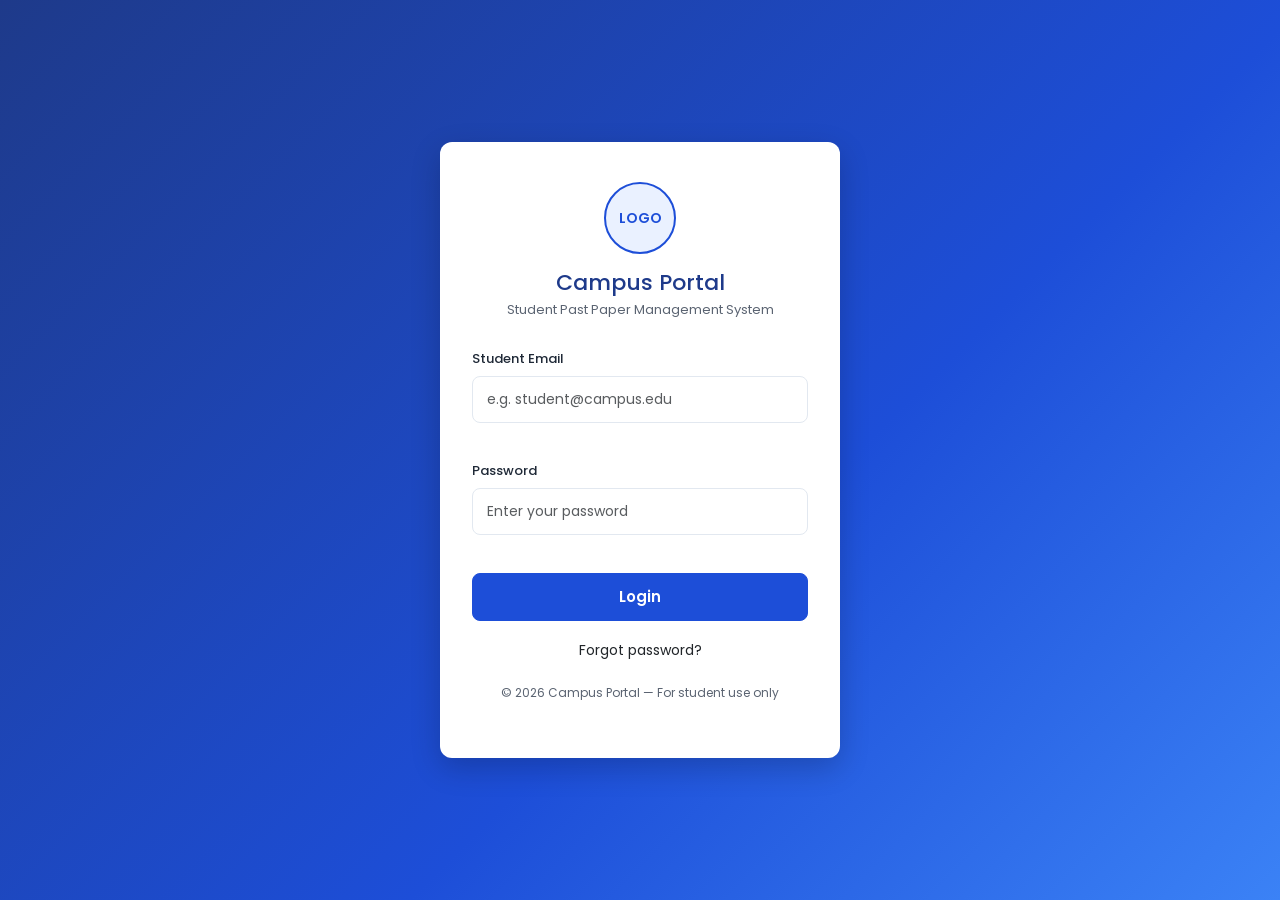
<file: index.html>
<!DOCTYPE html>
<html lang="en">
<head>
  <meta charset="UTF-8" />
  <meta name="viewport" content="width=device-width, initial-scale=1.0" />
  <title>Login | Student Past Paper Management System</title>

  <!-- Google Font: Poppins (required font for the whole project) -->
  <link rel="preconnect" href="https://fonts.googleapis.com" />
  <link href="https://fonts.googleapis.com/css2?family=Poppins:wght@400;500;600;700&display=swap" rel="stylesheet" />

  <!-- Bootstrap 5 CSS (loaded first so our own style.css can override it) -->
  <link rel="stylesheet" href="https://cdn.jsdelivr.net/npm/bootstrap@5.3.3/dist/css/bootstrap.min.css" />

  <!-- Shared stylesheet used by every page -->
  <link rel="stylesheet" href="style.css" />
</head>
<body>

  <!-- ======================================================
       LOGIN PAGE
       Bootstrap: .card component + a Bootstrap .modal for
       "Forgot password?"
  ======================================================= -->
  <div class="login-page">

    <div class="card login-card border-0">

      <!-- University logo placeholder (a simple circle with initials) -->
      <div class="logo-placeholder">LOGO</div>

      <h1>Campus Portal</h1>
      <p class="subtitle">Student Past Paper Management System</p>

      <!--
        The form uses action="dashboard.html" so that clicking "Login"
        simply takes the user to the dashboard page.
        No real authentication happens here since this is a static
        front-end only project with no database.
      -->
      <form action="dashboard.html" method="get">

        <!-- Student email field -->
        <div class="form-group">
          <label for="email" class="form-label">Student Email</label>
          <input
            type="email"
            id="email"
            name="email"
            class="form-control"
            placeholder="e.g. student@campus.edu"
            required
          />
        </div>

        <!-- Password field -->
        <div class="form-group">
          <label for="password" class="form-label">Password</label>
          <input
            type="password"
            id="password"
            name="password"
            class="form-control"
            placeholder="Enter your password"
            required
          />
        </div>

        <!-- Submitting the form redirects to the dashboard page -->
        <button type="submit" class="btn btn-primary">Login</button>
      </form>

      <!-- Bootstrap modal trigger -->
      <p class="mt-3 mb-0">
        <a href="#" class="small" data-bs-toggle="modal" data-bs-target="#forgotPasswordModal">Forgot password?</a>
      </p>

      <p class="login-footer">© 2026 Campus Portal — For student use only</p>
    </div>

  </div>

  <!-- ======================================================
       BOOTSTRAP MODAL: Forgot Password
  ======================================================= -->
  <div class="modal fade" id="forgotPasswordModal" tabindex="-1" aria-labelledby="forgotPasswordLabel" aria-hidden="true">
    <div class="modal-dialog modal-dialog-centered">
      <div class="modal-content">
        <div class="modal-header">
          <h5 class="modal-title" id="forgotPasswordLabel">Reset Password</h5>
          <button type="button" class="btn-close" data-bs-dismiss="modal" aria-label="Close"></button>
        </div>
        <div class="modal-body">
          <p class="text-muted small">Enter your student email and we'll send you a reset link. (Demo only — no email is actually sent.)</p>
          <input type="email" class="form-control" placeholder="e.g. student@campus.edu" />
        </div>
        <div class="modal-footer">
          <button type="button" class="btn btn-secondary" data-bs-dismiss="modal">Cancel</button>
          <button type="button" class="btn btn-primary" data-bs-dismiss="modal">Send Reset Link</button>
        </div>
      </div>
    </div>
  </div>

  <!-- Bootstrap JS bundle (includes Popper, needed for modal/dropdown/carousel) -->
  <script src="https://cdn.jsdelivr.net/npm/bootstrap@5.3.3/dist/js/bootstrap.bundle.min.js"></script>
  <script src="script.js"></script>
</body>
</html>
</file>
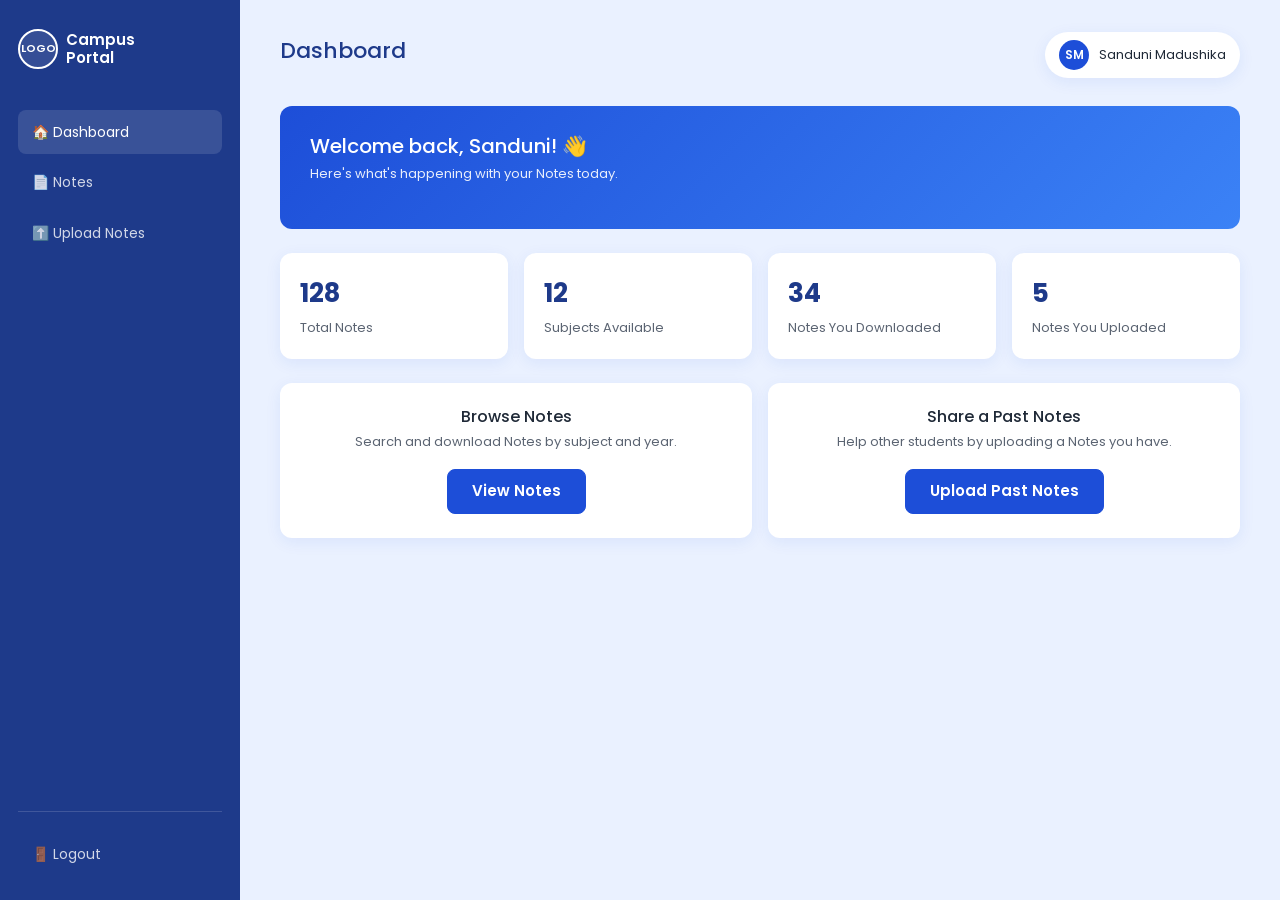
<file: dashboard.html>
<!DOCTYPE html>
<html lang="en">
<head>
  <meta charset="UTF-8" />
  <meta name="viewport" content="width=device-width, initial-scale=1.0" />
  <title>Dashboard | Student Notes Management System</title>

  <link rel="preconnect" href="https://fonts.googleapis.com" />
  <link href="https://fonts.googleapis.com/css2?family=Poppins:wght@400;500;600;700&display=swap" rel="stylesheet" />

  <!-- Bootstrap 5 CSS (loaded first so our own style.css can override it) -->
  <link rel="stylesheet" href="https://cdn.jsdelivr.net/npm/bootstrap@5.3.3/dist/css/bootstrap.min.css" />

  <link rel="stylesheet" href="style.css" />
</head>
<body>

  <div class="app-layout">

    
    <nav class="navbar navbar-dark sidebar flex-column">
      <a class="navbar-brand d-flex align-items-center gap-2" href="dashboard.html">
        <span class="logo-placeholder logo-placeholder-nav">LOGO</span>
        <span>Campus<br />Portal</span>
      </a>

      <ul class="navbar-nav flex-column w-100">
        <li class="nav-item"><a class="nav-link active" aria-current="page" href="dashboard.html">🏠 Dashboard</a></li>
        <li class="nav-item"><a class="nav-link" href="pastpapers.html">📄 Notes</a></li>
        <li class="nav-item"><a class="nav-link" href="upload.html">⬆️ Upload Notes</a></li>
      </ul>

      <div class="sidebar-logout">
        <a class="nav-link" href="#" data-bs-toggle="modal" data-bs-target="#logoutModal">🚪 Logout</a>
      </div>
    </nav>

    <main class="main-content">

      <div class="topbar">
        <h1>Dashboard</h1>
        <div class="user-chip">
          <span class="avatar">SM</span>
          <span>Sanduni Madushika</span>
        </div>
      </div>

      <section class="welcome-banner">
        <h2>Welcome back, Sanduni! 👋</h2>
        <p>Here's what's happening with your Notes today.</p>
      </section>

      
      
      <section class="row g-3 mb-4">
        <div class="col-6 col-md-3">
          <div class="card stat-card h-100 border-0">
            <div class="stat-number">128</div>
            <div class="stat-label">Total Notes</div>
          </div>
        </div>
        <div class="col-6 col-md-3">
          <div class="card stat-card h-100 border-0">
            <div class="stat-number">12</div>
            <div class="stat-label">Subjects Available</div>
          </div>
        </div>
        <div class="col-6 col-md-3">
          <div class="card stat-card h-100 border-0">
            <div class="stat-number">34</div>
            <div class="stat-label">Notes You Downloaded</div>
          </div>
        </div>
        <div class="col-6 col-md-3">
          <div class="card stat-card h-100 border-0">
            <div class="stat-number">5</div>
            <div class="stat-label">Notes You Uploaded</div>
          </div>
        </div>
      </section>

      
      <section class="row g-3 mb-4">
        <div class="col-6">
          <div class="card action-card h-100 border-0">
            <h3>Browse Notes</h3>
            <p>Search and download Notes by subject and year.</p>
            <a href="pastpapers.html">
              <button class="btn btn-primary">View Notes</button>
            </a>
          </div>
        </div>

        <div class="col-6">
          <div class="card action-card h-100 border-0">
            <h3>Share a Past Notes</h3>
            <p>Help other students by uploading a Notes you have.</p>
            <a href="upload.html">
              <button class="btn btn-primary">Upload Past Notes</button>
            </a>
          </div>
        </div>
      </section>

    </main>
  </div>


  <div class="modal fade" id="logoutModal" tabindex="-1" aria-labelledby="logoutModalLabel" aria-hidden="true">
    <div class="modal-dialog modal-dialog-centered">
      <div class="modal-content">
        <div class="modal-header">
          <h5 class="modal-title" id="logoutModalLabel">Confirm Logout</h5>
          <button type="button" class="btn-close" data-bs-dismiss="modal" aria-label="Close"></button>
        </div>
        <div class="modal-body">
          Are you sure you want to log out of Campus Portal?
        </div>
        <div class="modal-footer">
          <button type="button" class="btn btn-secondary" data-bs-dismiss="modal">Cancel</button>
          <a href="index.html" class="btn btn-danger">🚪 Logout</a>
        </div>
      </div>
    </div>
  </div>

  
  <script src="https://cdn.jsdelivr.net/npm/bootstrap@5.3.3/dist/js/bootstrap.bundle.min.js"></script>
  <script src="script.js"></script>
</body>
</html>
</file>
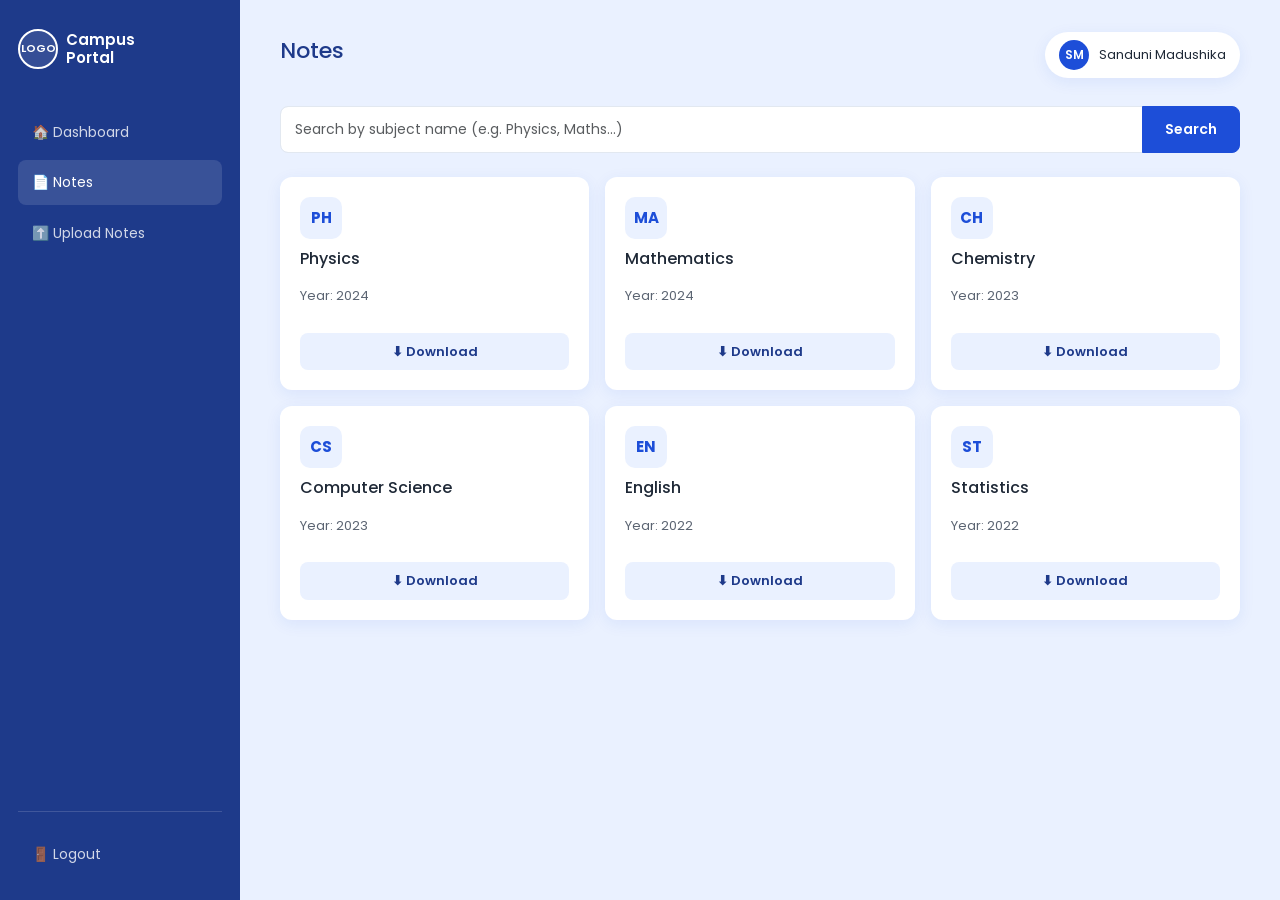
<file: pastpapers.html>
<!DOCTYPE html>
<html lang="en">
<head>
  <meta charset="UTF-8" />
  <meta name="viewport" content="width=device-width, initial-scale=1.0" />
  <title>Notes | Student Notes Management System</title>

  <link rel="preconnect" href="https://fonts.googleapis.com" />
  <link href="https://fonts.googleapis.com/css2?family=Poppins:wght@400;500;600;700&display=swap" rel="stylesheet" />

  <!-- Bootstrap 5 CSS (loaded first so our own style.css can override it) -->
  <link rel="stylesheet" href="https://cdn.jsdelivr.net/npm/bootstrap@5.3.3/dist/css/bootstrap.min.css" />

  <link rel="stylesheet" href="style.css" />
</head>
<body>

  <div class="app-layout">

    <!-- ---------------- SIDEBAR (Bootstrap navbar, vertical) ---------------- -->
    <nav class="navbar navbar-dark sidebar flex-column">
      <a class="navbar-brand d-flex align-items-center gap-2" href="dashboard.html">
        <span class="logo-placeholder logo-placeholder-nav">LOGO</span>
        <span>Campus<br />Portal</span>
      </a>

      <ul class="navbar-nav flex-column w-100">
        <li class="nav-item"><a class="nav-link" href="dashboard.html">🏠 Dashboard</a></li>
        <li class="nav-item"><a class="nav-link active" aria-current="page" href="pastpapers.html">📄 Notes</a></li>
        <li class="nav-item"><a class="nav-link" href="upload.html">⬆️ Upload Notes</a></li>
      </ul>

      <div class="sidebar-logout">
        <a class="nav-link" href="#" data-bs-toggle="modal" data-bs-target="#logoutModal">🚪 Logout</a>
      </div>
    </nav>

    <!-- ---------------- MAIN CONTENT ---------------- -->
    <main class="main-content">

      <div class="topbar">
        <h1>Notes</h1>
        <div class="user-chip">
          <span class="avatar">SM</span>
          <span>Sanduni Madushika</span>
        </div>
      </div>

      <!--
        SEARCH BAR (Bootstrap input-group)
        The input has id="searchInput" and the button has id="searchBtn"
        so script.js can filter the .paper-card elements below by subject name.
      -->
      <div class="input-group search-bar">
        <input
          type="text"
          id="searchInput"
          class="form-control"
          placeholder="Search by subject name (e.g. Physics, Maths...)"
        />
        <button id="searchBtn" class="btn btn-primary" type="button">Search</button>
      </div>

      <!--
        GRID OF SUBJECT CARDS (Bootstrap .card + row/col grid, 2 columns
        to match the mockup). Each card is one note entry. data-subject
        holds the lowercase subject name used for searching. Clicking
        Download opens a Bootstrap modal to confirm before downloading.
      -->
      <section class="row g-3" id="papersGrid">

        <div class="col-6 col-lg-4">
          <div class="card paper-card h-100 border-0" data-subject="physics">
            <div class="subject-icon">PH</div>
            <h3>Physics</h3>
            <p class="paper-year">Year: 2024</p>
            <button class="btn download-btn">⬇ Download</button>
          </div>
        </div>

        <div class="col-6 col-lg-4">
          <div class="card paper-card h-100 border-0" data-subject="mathematics">
            <div class="subject-icon">MA</div>
            <h3>Mathematics</h3>
            <p class="paper-year">Year: 2024</p>
            <button class="btn download-btn">⬇ Download</button>
          </div>
        </div>

        <div class="col-6 col-lg-4">
          <div class="card paper-card h-100 border-0" data-subject="chemistry">
            <div class="subject-icon">CH</div>
            <h3>Chemistry</h3>
            <p class="paper-year">Year: 2023</p>
            <button class="btn download-btn">⬇ Download</button>
          </div>
        </div>

        <div class="col-6 col-lg-4">
          <div class="card paper-card h-100 border-0" data-subject="computer science">
            <div class="subject-icon">CS</div>
            <h3>Computer Science</h3>
            <p class="paper-year">Year: 2023</p>
            <button class="btn download-btn">⬇ Download</button>
          </div>
        </div>

        <div class="col-6 col-lg-4">
          <div class="card paper-card h-100 border-0" data-subject="english">
            <div class="subject-icon">EN</div>
            <h3>English</h3>
            <p class="paper-year">Year: 2022</p>
            <button class="btn download-btn">⬇ Download</button>
          </div>
        </div>

        <div class="col-6 col-lg-4">
          <div class="card paper-card h-100 border-0" data-subject="statistics">
            <div class="subject-icon">ST</div>
            <h3>Statistics</h3>
            <p class="paper-year">Year: 2022</p>
            <button class="btn download-btn">⬇ Download</button>
          </div>
        </div>

      </section>

      <!-- Shown by script.js only when a search finds zero matches -->
      <p class="no-results" id="noResults">No Notes matched your search.</p>

    </main>
  </div>

  <!-- ======================================================
       BOOTSTRAP MODAL: Download confirmation
       script.js fills in the subject name before showing this.
  ======================================================= -->
  <div class="modal fade" id="downloadModal" tabindex="-1" aria-labelledby="downloadModalLabel" aria-hidden="true">
    <div class="modal-dialog modal-dialog-centered">
      <div class="modal-content">
        <div class="modal-header">
          <h5 class="modal-title" id="downloadModalLabel">Confirm Download</h5>
          <button type="button" class="btn-close" data-bs-dismiss="modal" aria-label="Close"></button>
        </div>
        <div class="modal-body">
          Download <strong id="downloadSubjectName">this note</strong>?
        </div>
        <div class="modal-footer">
          <button type="button" class="btn btn-secondary" data-bs-dismiss="modal">Cancel</button>
          <button type="button" class="btn btn-primary" data-bs-dismiss="modal">⬇ Download</button>
        </div>
      </div>
    </div>
  </div>

  <!-- ======================================================
       BOOTSTRAP MODAL: Logout confirmation
  ======================================================= -->
  <div class="modal fade" id="logoutModal" tabindex="-1" aria-labelledby="logoutModalLabel" aria-hidden="true">
    <div class="modal-dialog modal-dialog-centered">
      <div class="modal-content">
        <div class="modal-header">
          <h5 class="modal-title" id="logoutModalLabel">Confirm Logout</h5>
          <button type="button" class="btn-close" data-bs-dismiss="modal" aria-label="Close"></button>
        </div>
        <div class="modal-body">
          Are you sure you want to log out of Campus Portal?
        </div>
        <div class="modal-footer">
          <button type="button" class="btn btn-secondary" data-bs-dismiss="modal">Cancel</button>
          <a href="index.html" class="btn btn-danger">🚪 Logout</a>
        </div>
      </div>
    </div>
  </div>

  <!-- Bootstrap JS bundle (includes Popper, needed for modal) -->
  <script src="https://cdn.jsdelivr.net/npm/bootstrap@5.3.3/dist/js/bootstrap.bundle.min.js"></script>
  <script src="script.js"></script>
</body>
</html>
</file>
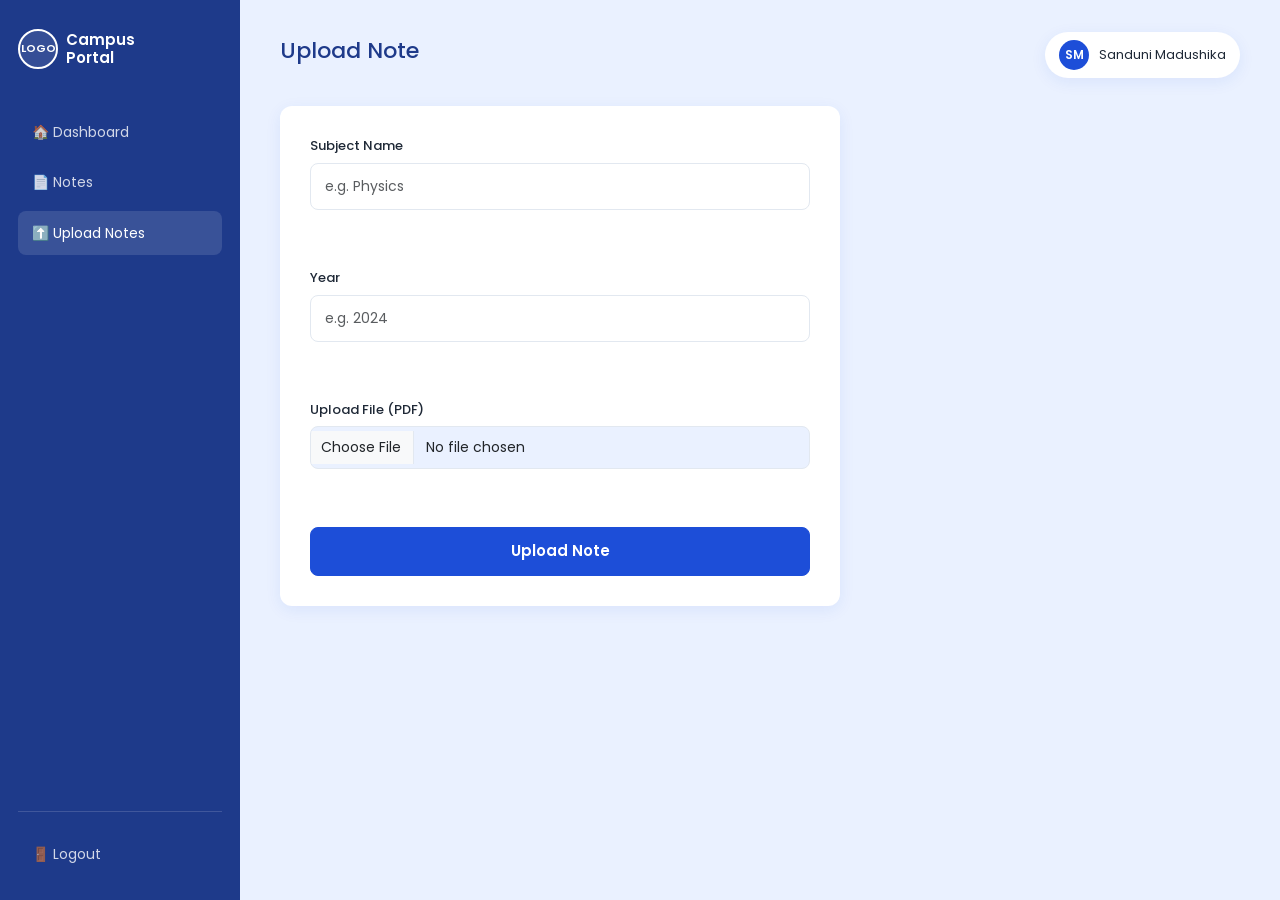
<file: upload.html>
<!DOCTYPE html>
<html lang="en">
<head>
  <meta charset="UTF-8" />
  <meta name="viewport" content="width=device-width, initial-scale=1.0" />
  <title>Upload Note | Student Notes Management System</title>

  <link rel="preconnect" href="https://fonts.googleapis.com" />
  <link href="https://fonts.googleapis.com/css2?family=Poppins:wght@400;500;600;700&display=swap" rel="stylesheet" />

  <!-- Bootstrap 5 CSS (loaded first so our own style.css can override it) -->
  <link rel="stylesheet" href="https://cdn.jsdelivr.net/npm/bootstrap@5.3.3/dist/css/bootstrap.min.css" />

  <link rel="stylesheet" href="style.css" />
</head>
<body>

  <div class="app-layout">

    <!-- ---------------- SIDEBAR (Bootstrap navbar, vertical) ---------------- -->
    <nav class="navbar navbar-dark sidebar flex-column">
      <a class="navbar-brand d-flex align-items-center gap-2" href="dashboard.html">
        <span class="logo-placeholder logo-placeholder-nav">LOGO</span>
        <span>Campus<br />Portal</span>
      </a>

      <ul class="navbar-nav flex-column w-100">
        <li class="nav-item"><a class="nav-link" href="dashboard.html">🏠 Dashboard</a></li>
        <li class="nav-item"><a class="nav-link" href="pastpapers.html">📄 Notes</a></li>
        <li class="nav-item"><a class="nav-link active" aria-current="page" href="upload.html">⬆️ Upload Notes</a></li>
      </ul>

      <div class="sidebar-logout">
        <a class="nav-link" href="#" data-bs-toggle="modal" data-bs-target="#logoutModal">🚪 Logout</a>
      </div>
    </nav>

    <!-- ---------------- MAIN CONTENT ---------------- -->
    <main class="main-content">

      <div class="topbar">
        <h1>Upload Note</h1>
        <div class="user-chip">
          <span class="avatar">SM</span>
          <span>Sanduni Madushika</span>
        </div>
      </div>

      <div class="card upload-card border-0">

        <!--
          UPLOAD FORM
          id="uploadForm" lets script.js listen for the "submit" event,
          stop the page from reloading, validate the fields, and show a
          Bootstrap success modal instead of actually saving a file
          anywhere — this is a front-end demo only.
        -->
        <form id="uploadForm" novalidate>

          <!-- Subject name field -->
          <div class="form-group">
            <label for="subjectName" class="form-label">Subject Name</label>
            <input
              type="text"
              id="subjectName"
              name="subjectName"
              class="form-control"
              placeholder="e.g. Physics"
              required
            />
          </div>

          <!-- Year field -->
          <div class="form-group">
            <label for="NoteYear" class="form-label">Year</label>
            <input
              type="number"
              id="NoteYear"
              name="NoteYear"
              class="form-control"
              placeholder="e.g. 2024"
              min="2000"
              max="2100"
              required
            />
          </div>

          <!-- File upload field -->
          <div class="form-group">
            <label for="NoteFile" class="form-label">Upload File (PDF)</label>
            <input
              type="file"
              id="NoteFile"
              name="NoteFile"
              class="form-control"
              accept=".pdf"
              required
            />
          </div>

          <button type="submit" class="btn btn-primary">Upload Note</button>
        </form>

      </div>

    </main>
  </div>

  <!-- ======================================================
       BOOTSTRAP MODAL: Upload success
       Shown by script.js after the form passes validation
       (replaces the old inline success message box).
  ======================================================= -->
  <div class="modal fade" id="uploadSuccessModal" tabindex="-1" aria-labelledby="uploadSuccessLabel" aria-hidden="true">
    <div class="modal-dialog modal-dialog-centered">
      <div class="modal-content">
        <div class="modal-body text-center py-4">
          <div class="display-6 mb-2">✅</div>
          <h5 class="mb-1" id="uploadSuccessLabel">Upload Successful</h5>
          <p class="text-muted mb-0">Your Note was uploaded successfully!</p>
        </div>
        <div class="modal-footer justify-content-center border-0 pt-0">
          <button type="button" class="btn btn-primary" data-bs-dismiss="modal">Done</button>
        </div>
      </div>
    </div>
  </div>

  <!-- ======================================================
       BOOTSTRAP MODAL: Logout confirmation
  ======================================================= -->
  <div class="modal fade" id="logoutModal" tabindex="-1" aria-labelledby="logoutModalLabel" aria-hidden="true">
    <div class="modal-dialog modal-dialog-centered">
      <div class="modal-content">
        <div class="modal-header">
          <h5 class="modal-title" id="logoutModalLabel">Confirm Logout</h5>
          <button type="button" class="btn-close" data-bs-dismiss="modal" aria-label="Close"></button>
        </div>
        <div class="modal-body">
          Are you sure you want to log out of Campus Portal?
        </div>
        <div class="modal-footer">
          <button type="button" class="btn btn-secondary" data-bs-dismiss="modal">Cancel</button>
          <a href="index.html" class="btn btn-danger">🚪 Logout</a>
        </div>
      </div>
    </div>
  </div>

  <!-- Bootstrap JS bundle (includes Popper, needed for modal) -->
  <script src="https://cdn.jsdelivr.net/npm/bootstrap@5.3.3/dist/js/bootstrap.bundle.min.js"></script>
  <script src="script.js"></script>
</body>
</html>


 
  <script src="https://cdn.jsdelivr.net/npm/bootstrap@5.3.3/dist/js/bootstrap.bundle.min.js"></script>
  <script src="script.js"></script>
</body>
</html>
</file>
<file: style.css>
* {
  margin: 0;
  padding: 0;
  box-sizing: border-box;
}


:root {
  --primary-blue: #1d4ed8;      /* main brand blue */
  --primary-blue-dark: #1e3a8a; /* darker blue for hover / sidebar */
  --light-blue: #eaf1ff;        /* pale blue backgrounds */
  --accent-blue: #3b82f6;       /* buttons / links */
  --white: #ffffff;
  --gray-text: #5b6472;
  --dark-text: #1f2937;
  --border-color: #e2e8f0;
  --success-green: #16a34a;
  --success-bg: #e9f9ef;
  --shadow: 0 4px 16px rgba(29, 78, 216, 0.08);
  --radius: 12px;
}


body {
  font-family: 'Poppins', sans-serif;
  background-color: var(--light-blue);
  color: var(--dark-text);
  line-height: 1.6;
}

a {
  text-decoration: none;
  color: inherit;
}

img {
  max-width: 100%;
  display: block;
}



.login-page {
  min-height: 100vh;
  display: flex;
  align-items: center;
  justify-content: center;
  background: linear-gradient(135deg, var(--primary-blue-dark), var(--primary-blue) 60%, var(--accent-blue));
  padding: 20px;
}

.login-card {
  background: var(--white);
  width: 100%;
  max-width: 400px;
  padding: 40px 32px;
  border-radius: var(--radius);
  box-shadow: 0 10px 30px rgba(0, 0, 0, 0.2);
  text-align: center;
}

.logo-placeholder {
  width: 72px;
  height: 72px;
  border-radius: 50%;
  background: var(--light-blue);
  border: 2px solid var(--primary-blue);
  color: var(--primary-blue);
  font-weight: 600;
  font-size: 14px;
  display: flex;
  align-items: center;
  justify-content: center;
  margin: 0 auto 16px auto;
}

.login-card h1 {
  font-size: 22px;
  color: var(--primary-blue-dark);
  margin-bottom: 4px;
}

.login-card p.subtitle {
  font-size: 13px;
  color: var(--gray-text);
  margin-bottom: 28px;
}

.login-card .login-footer {
  margin-top: 20px;
  font-size: 12px;
  color: var(--gray-text);
}

.form-group {
  text-align: left;
  margin-bottom: 18px;
}

.form-group label {
  display: block;
  font-size: 13px;
  font-weight: 500;
  margin-bottom: 6px;
  color: var(--dark-text);
}

.form-group input,
.form-control {
  width: 100%;
  padding: 12px 14px;
  border: 1px solid var(--border-color);
  border-radius: 8px;
  font-family: 'Poppins', sans-serif;
  font-size: 14px;
  outline: none;
  transition: border-color 0.2s ease, box-shadow 0.2s ease;
}

.form-group input:focus,
.form-control:focus {
  border-color: var(--primary-blue);
  box-shadow: 0 0 0 3px rgba(29, 78, 216, 0.15);
}

.btn-primary {
  padding: 12px;
  background: var(--primary-blue);
  border-color: var(--primary-blue);
  color: var(--white);
  border-radius: 8px;
  font-family: 'Poppins', sans-serif;
  font-size: 15px;
  font-weight: 600;
  cursor: pointer;
  transition: background 0.2s ease, transform 0.1s ease;
}

.btn-primary:hover {
  background: var(--primary-blue-dark);
  border-color: var(--primary-blue-dark);
}

.btn-primary:active {
  transform: scale(0.98);
}

form > .btn-primary {
  width: 100%;
}


.app-layout {
  display: flex;
  min-height: 100vh;
}

.sidebar {
  width: 240px;
  background: var(--primary-blue-dark);
  padding: 24px 18px;
  flex-shrink: 0;
  align-items: stretch;
}

.sidebar .navbar-brand {
  display: flex;
  color: var(--white);
  margin-bottom: 36px;
}

.logo-placeholder-nav {
  width: 40px;
  height: 40px;
  margin: 0;
  background: rgba(255, 255, 255, 0.1);
  border-color: var(--white);
  color: var(--white);
  font-size: 11px;
}

.sidebar .navbar-brand span:last-child {
  font-size: 15px;
  font-weight: 600;
  line-height: 1.2;
}

.sidebar .navbar-nav .nav-item {
  margin-bottom: 6px;
}

.sidebar .navbar-nav .nav-link {
  display: flex;
  align-items: center;
  gap: 10px;
  padding: 11px 14px;
  border-radius: 8px;
  font-size: 14px;
  color: rgba(255, 255, 255, 0.8);
  transition: background 0.2s ease, color 0.2s ease;
}

.sidebar .navbar-nav .nav-link:hover,
.sidebar .navbar-nav .nav-link.active {
  background: rgba(255, 255, 255, 0.12);
  color: var(--white);
}

.sidebar-logout {
  margin-top: auto;
  padding-top: 20px;
  border-top: 1px solid rgba(255, 255, 255, 0.15);
  width: 100%;
}

.sidebar-logout .nav-link {
  display: block;
  padding: 11px 14px;
  font-size: 14px;
  color: rgba(255, 255, 255, 0.8);
  border-radius: 8px;
}

.sidebar-logout .nav-link:hover {
  background: rgba(255, 255, 255, 0.12);
  color: var(--white);
}

/* ---- Main content area ---- */
.main-content {
  flex-grow: 1;
  padding: 32px 40px;
}

.topbar {
  display: flex;
  justify-content: space-between;
  align-items: center;
  margin-bottom: 28px;
  flex-wrap: wrap;
  gap: 12px;
}

.topbar h1 {
  font-size: 22px;
  color: var(--primary-blue-dark);
}

.topbar .user-chip {
  display: flex;
  align-items: center;
  gap: 10px;
  background: var(--white);
  padding: 8px 14px;
  border-radius: 30px;
  box-shadow: var(--shadow);
  font-size: 13px;
}

.topbar .user-chip .avatar {
  width: 30px;
  height: 30px;
  border-radius: 50%;
  background: var(--primary-blue);
  color: var(--white);
  display: flex;
  align-items: center;
  justify-content: center;
  font-size: 12px;
  font-weight: 600;
}



.welcome-banner {
  background: linear-gradient(135deg, var(--primary-blue), var(--accent-blue));
  color: var(--white);
  padding: 28px 30px;
  border-radius: var(--radius);
  margin-bottom: 24px;
}

.welcome-banner h2 {
  font-size: 20px;
  margin-bottom: 6px;
}

.welcome-banner p {
  font-size: 13px;
  opacity: 0.9;
}

.carousel-slide-bg {
  height: 200px;
  display: flex;
  align-items: center;
}

.carousel-bg-1 { background: linear-gradient(135deg, #1d4ed8, #3b82f6); }
.carousel-bg-2 { background: linear-gradient(135deg, #1e3a8a, #1d4ed8); }
.carousel-bg-3 { background: linear-gradient(135deg, #3b82f6, #60a5fa); }
.carousel-bg-4 { background: linear-gradient(135deg, #1d4ed8, #1e3a8a); }

.carousel-caption-inner {
  position: static;
  text-align: left;
  padding: 0 60px;
  color: var(--white);
}

.carousel-caption-inner h3 {
  font-size: 19px;
  margin-bottom: 6px;
}

.carousel-caption-inner p {
  font-size: 13px;
  opacity: 0.9;
}

.stat-card {
  background: var(--white);
  padding: 20px;
  border-radius: var(--radius);
  box-shadow: var(--shadow);
  border-left: 4px solid var(--primary-blue);
}

.stat-card .stat-number {
  font-size: 26px;
  font-weight: 700;
  color: var(--primary-blue-dark);
}

.stat-card .stat-label {
  font-size: 13px;
  color: var(--gray-text);
  margin-top: 4px;
}

.action-card {
  background: var(--white);
  padding: 24px;
  border-radius: var(--radius);
  box-shadow: var(--shadow);
  text-align: center;
}

.action-card h3 {
  font-size: 16px;
  margin-bottom: 6px;
  color: var(--dark-text);
}

.action-card p {
  font-size: 13px;
  color: var(--gray-text);
  margin-bottom: 16px;
}

.action-card .btn-primary {
  width: auto;
  padding: 10px 24px;
}


.search-bar {
  margin-bottom: 24px;
}

.search-bar .btn {
  padding: 12px 22px;
  font-size: 14px;
}


.paper-card {
  background: var(--white);
  padding: 20px;
  border-radius: var(--radius);
  box-shadow: var(--shadow);
  display: flex;
  flex-direction: column;
  gap: 10px;
  transition: transform 0.2s ease;
}

.paper-card:hover {
  transform: translateY(-4px);
}

.paper-card .subject-icon {
  width: 42px;
  height: 42px;
  border-radius: 10px;
  background: var(--light-blue);
  color: var(--primary-blue);
  display: flex;
  align-items: center;
  justify-content: center;
  font-weight: 700;
  font-size: 15px;
}

.paper-card h3 {
  font-size: 16px;
  color: var(--dark-text);
}

.paper-card .paper-year {
  font-size: 13px;
  color: var(--gray-text);
}

.paper-card .download-btn {
  margin-top: auto;
  text-align: center;
  padding: 9px;
  background: var(--light-blue);
  color: var(--primary-blue-dark);
  border-radius: 8px;
  font-size: 13px;
  font-weight: 600;
  border: none;
  cursor: pointer;
  font-family: 'Poppins', sans-serif;
}

.paper-card .download-btn:hover {
  background: var(--primary-blue);
  color: var(--white);
}

.no-results {
  text-align: center;
  padding: 40px;
  color: var(--gray-text);
  display: none;
}



.upload-card {
  background: var(--white);
  max-width: 560px;
  padding: 30px;
  border-radius: var(--radius);
  box-shadow: var(--shadow);
}

.upload-card .form-group input[type="file"] {
  padding: 10px;
  background: var(--light-blue);
  cursor: pointer;
}


@media (max-width: 768px) {
  .app-layout {
    flex-direction: column;
  }

  .sidebar {
    width: 100%;
    flex-direction: row !important;
    align-items: center;
    padding: 14px 18px;
    overflow-x: auto;
  }

  .sidebar .navbar-brand {
    margin-bottom: 0;
    margin-right: 20px;
  }

  .sidebar .navbar-nav {
    flex-direction: row !important;
    gap: 6px;
  }

  .sidebar-logout {
    margin-top: 0;
    margin-left: auto;
    padding-top: 0;
    border-top: none;
    width: auto;
  }

  .main-content {
    padding: 24px 20px;
  }
}

@media (max-width: 480px) {
  .login-card {
    padding: 30px 22px;
  }

  .search-bar {
    flex-direction: column;
  }

  .carousel-caption-inner {
    padding: 0 46px;
  }
}
</file>
